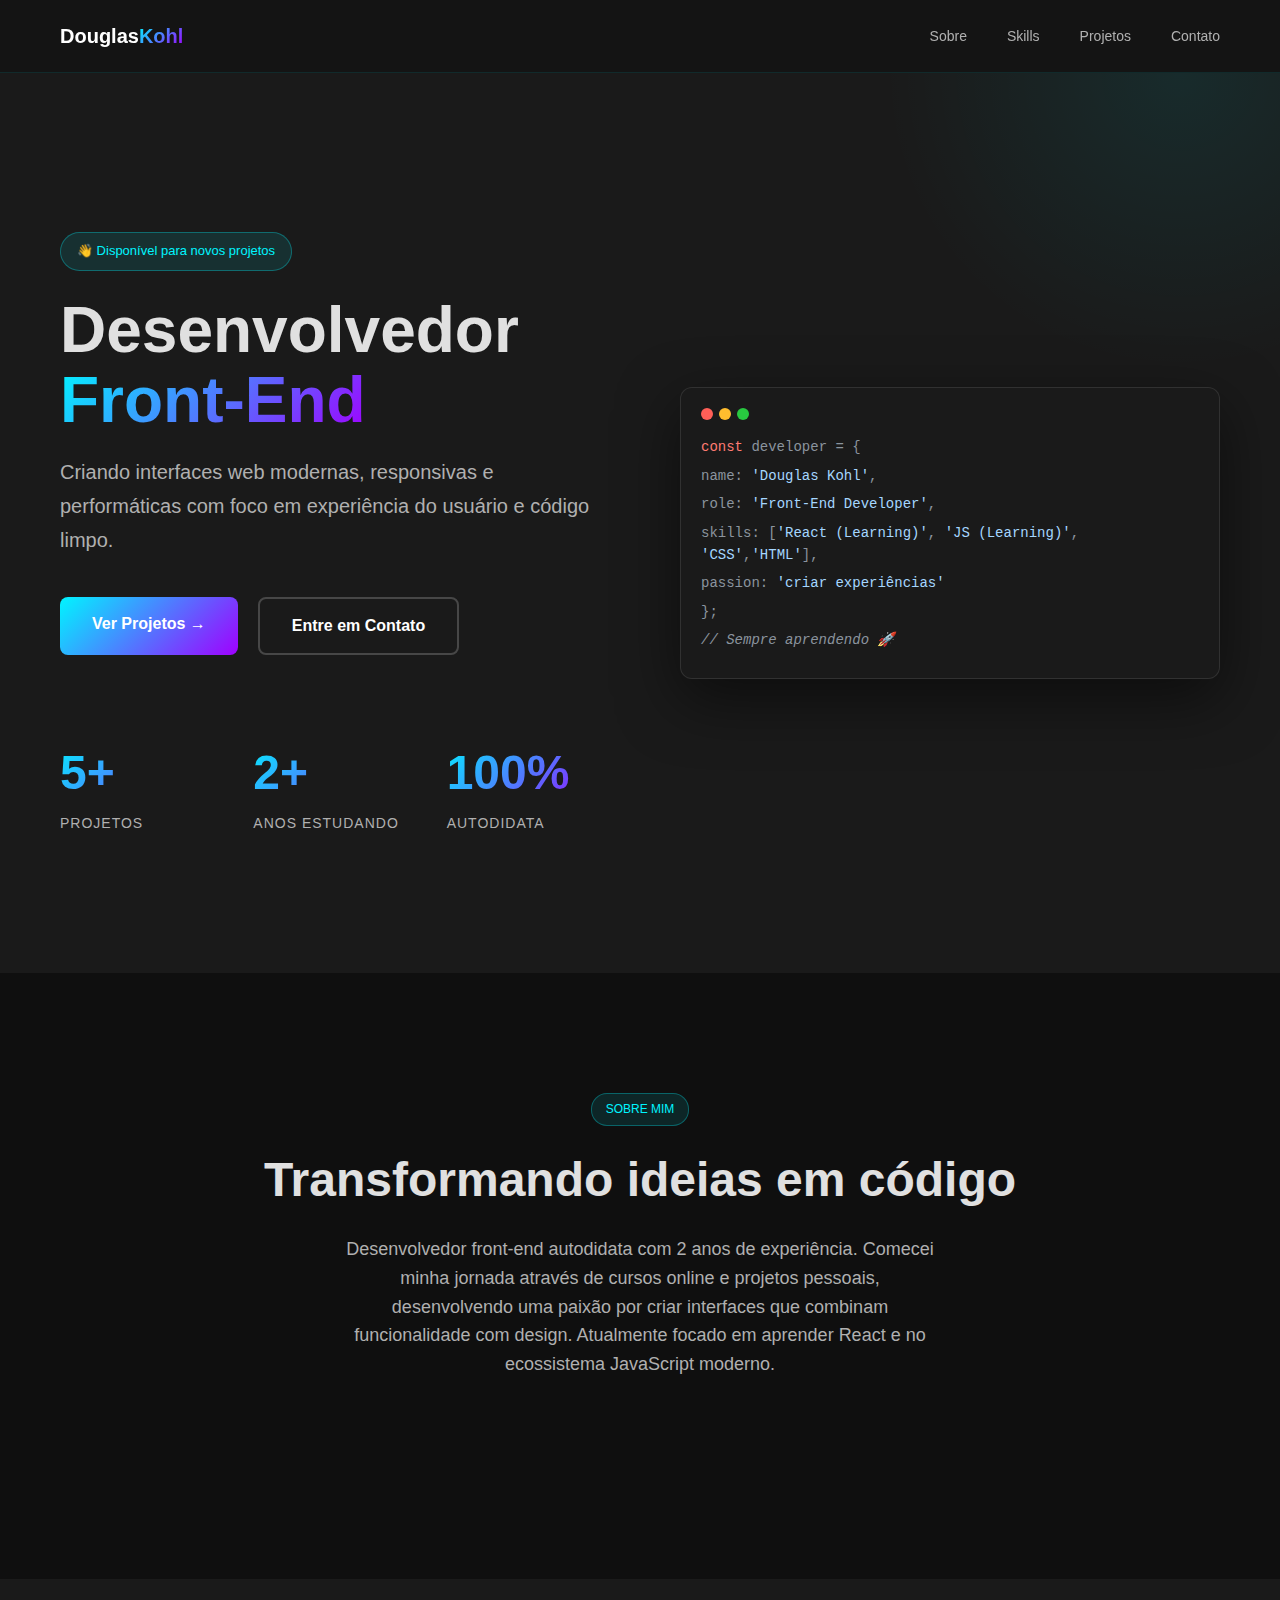
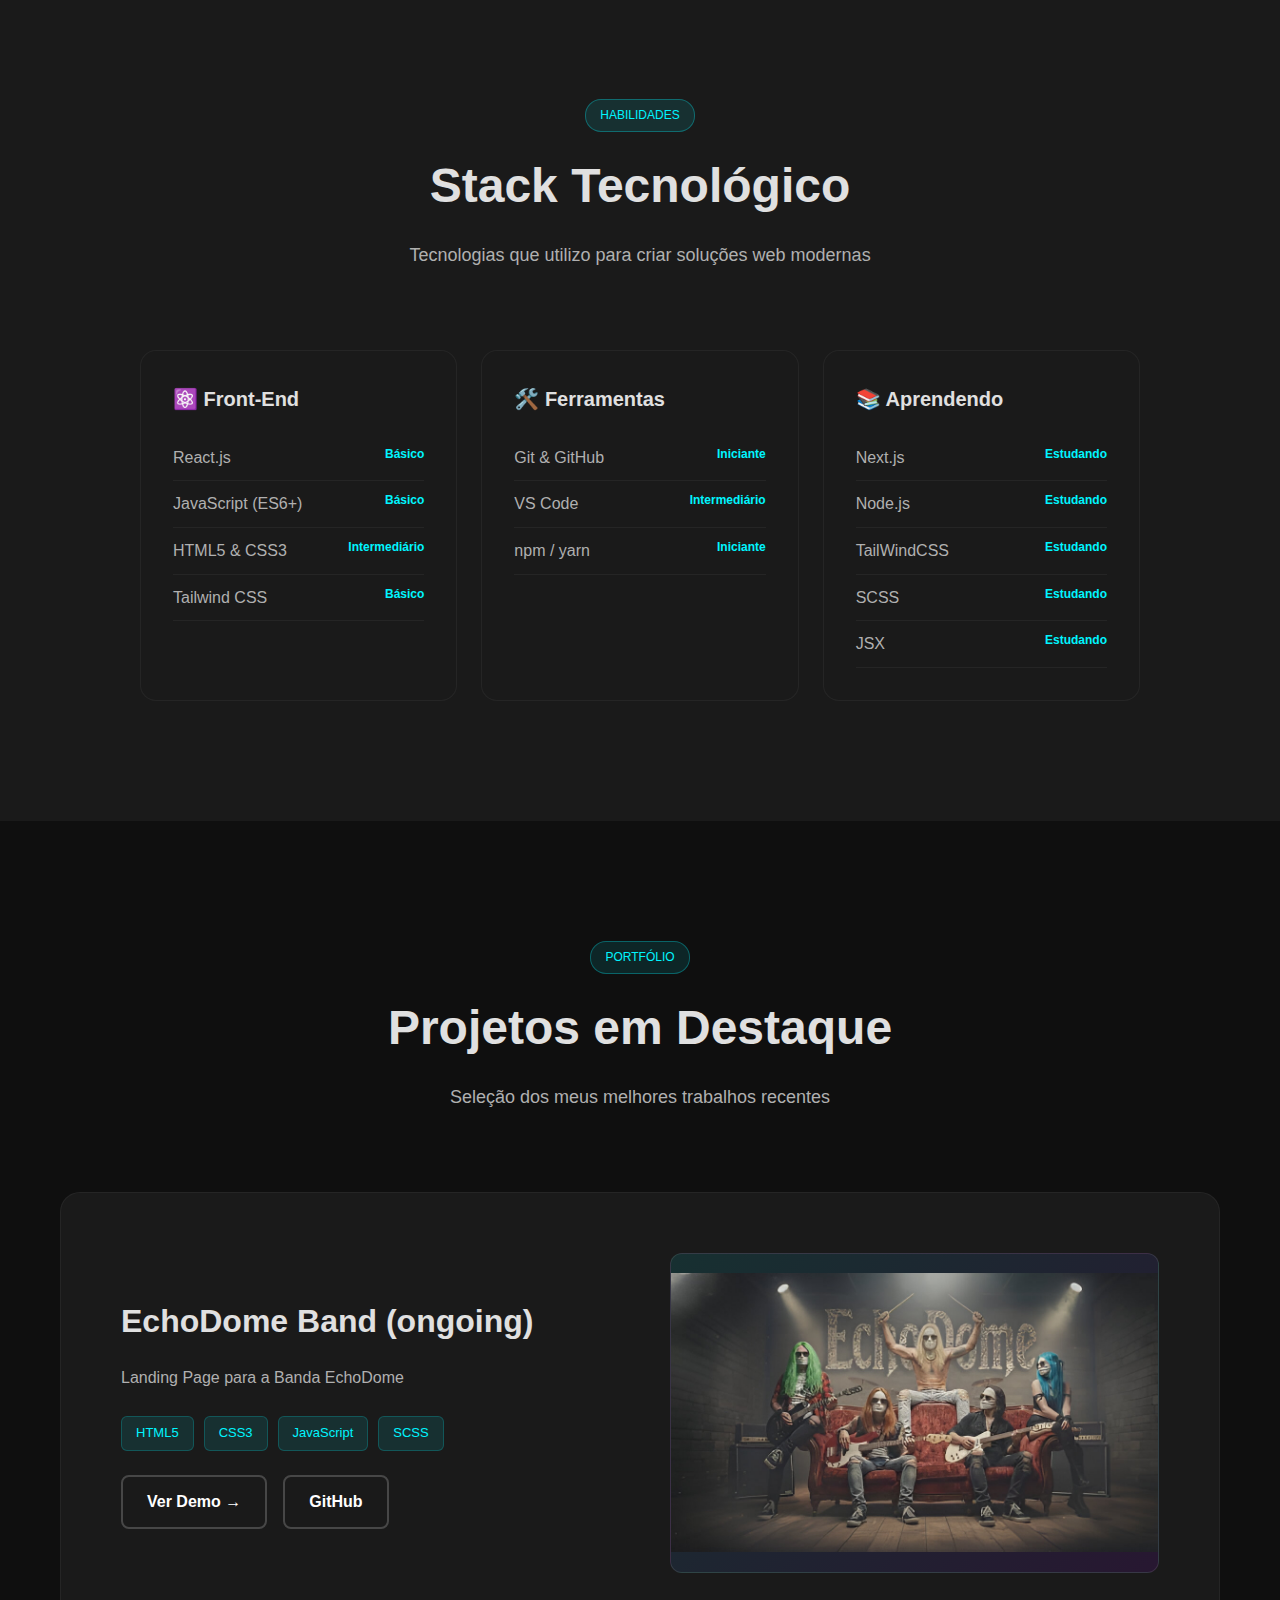
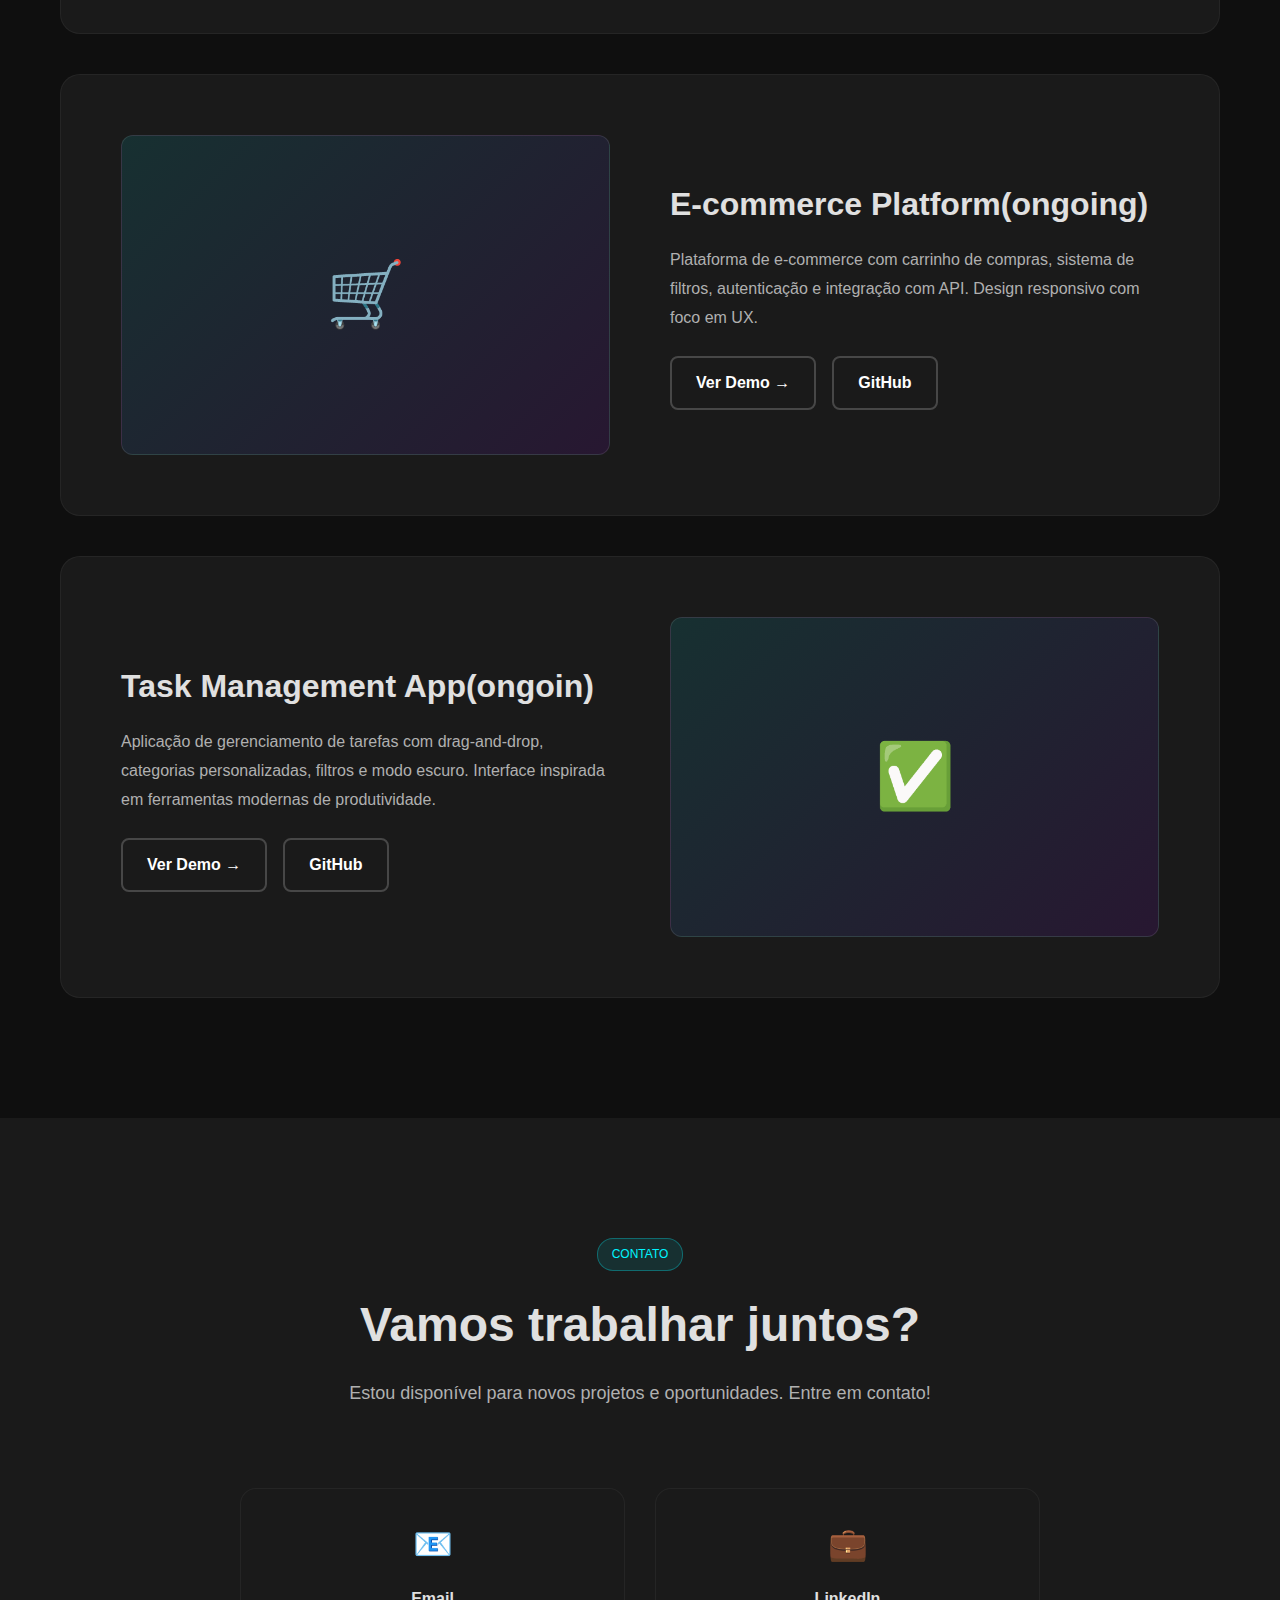
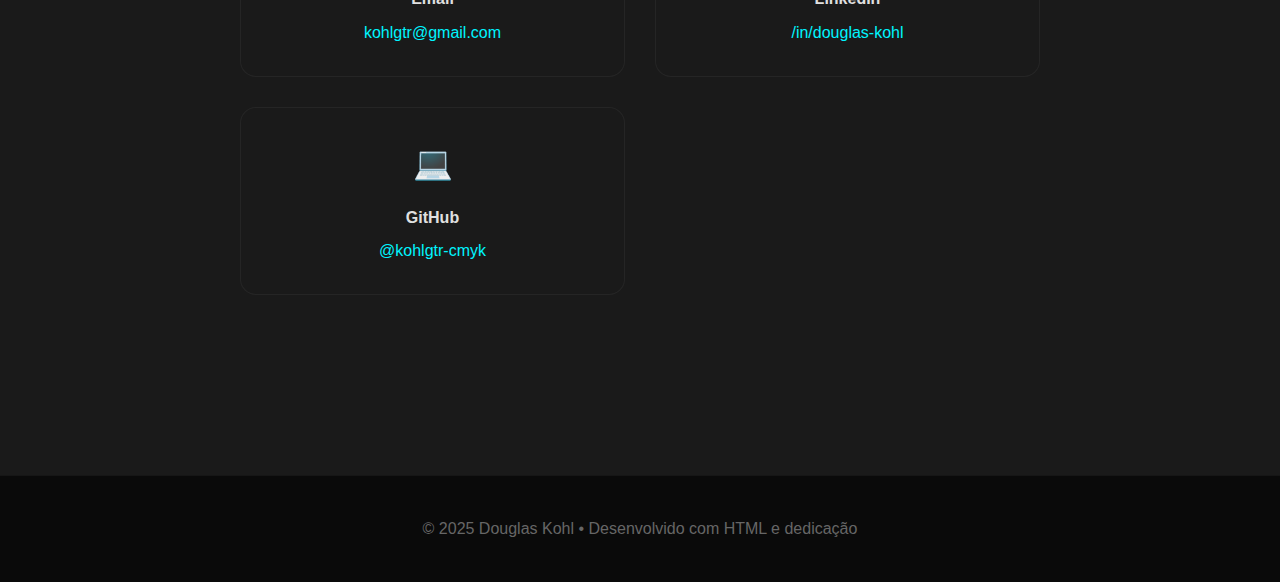
<file: portfolio-dev-frontend-2.html>
<!DOCTYPE html>
<html lang="pt-BR">
<head>
    <meta charset="UTF-8">
    <meta name="viewport" content="width=device-width, initial-scale=1.0">
    <title>Douglas Kohl | Front-End Developer</title>
    <link rel="stylesheet" href="style.css">
</head>
<body>
    <header>
        <nav class="container">
            <div class="logo">Douglas<span>Kohl</span></div>
            <ul class="nav-links">
                <li><a href="#sobre">Sobre</a></li>
                <li><a href="#skills">Skills</a></li>
                <li><a href="#projetos">Projetos</a></li>
                <li><a href="#contato">Contato</a></li>
            </ul>
        </nav>
    </header>

    <section class="hero">
        <div class="hero-grid container">
            <div class="hero-content">
                <span class="hero-label">👋 Disponível para novos projetos</span>
                <h1>Desenvolvedor <span class="gradient-text">Front-End</span></h1>
                <p class="description">Criando interfaces web modernas, responsivas e performáticas com foco em experiência do usuário e código limpo.</p>
                <div class="hero-buttons">
                    <a href="#projetos" class="btn-primary">Ver Projetos →</a>
                    <a href="#contato" class="btn-secondary">Entre em Contato</a>
                </div>
                
                <div class="stats">
                    <div class="stat-item">
                        <div class="stat-number">5+</div>
                        <div class="stat-label">Projetos</div>
                    </div>
                    <div class="stat-item">
                        <div class="stat-number">2+</div>
                        <div class="stat-label">Anos Estudando</div>
                    </div>
                    <div class="stat-item">
                        <div class="stat-number">100%</div>
                        <div class="stat-label">Autodidata</div>
                    </div>
                </div>
            </div>

            <div>
                <div class="code-window">
                    <div class="window-dots">
                        <span class="dot-r"></span>
                        <span class="dot-y"></span>
                        <span class="dot-g"></span>
                    </div>
                    <div class="code-line"><span class="keyword">const</span> developer = {</div>
                    <div class="code-line">  name: <span class="string">'Douglas Kohl'</span>,</div>
                    <div class="code-line">  role: <span class="string">'Front-End Developer'</span>,</div>
                    <div class="code-line">  skills: [<span class="string">'React (Learning)'</span>, <span class="string">'JS (Learning)'</span>, <span class="string">'CSS'</span>,<span class="string">'HTML'</span>],</div>
                    <div class="code-line">  passion: <span class="string">'criar experiências'</span></div>
                    <div class="code-line">};</div>
                    <div class="code-line"></div>
                    <div class="code-line"><span class="comment">// Sempre aprendendo 🚀</span></div>
                </div>
            </div>
        </div>
    </section>

    <section id="sobre">
        <div class="container">
            <div class="section-header">
                <span class="section-label">Sobre Mim</span>
                <h2>Transformando ideias em código</h2>
                <p class="section-description">
                    Desenvolvedor front-end autodidata com 2 anos de experiência. Comecei minha jornada através de cursos online e projetos pessoais, desenvolvendo uma paixão por criar interfaces que combinam funcionalidade com design. Atualmente focado em aprender React e no ecossistema JavaScript moderno.
                </p>
            </div>
        </div>
    </section>

    <section id="skills">
        <div class="container">
            <div class="section-header">
                <span class="section-label">Habilidades</span>
                <h2>Stack Tecnológico</h2>
                <p class="section-description">Tecnologias que utilizo para criar soluções web modernas</p>
            </div>

            <div class="skills-grid">
                <div class="skill-category">
                    <h3>⚛️ Front-End</h3>
                    <ul class="skill-list">
                        <li>React.js <span class="skill-level">Básico</span></li>
                        <li>JavaScript (ES6+) <span class="skill-level">Básico</span></li>
                        <li>HTML5 & CSS3 <span class="skill-level">Intermediário</span></li>
                        <li>Tailwind CSS <span class="skill-level">Básico</span></li>
                    </ul>
                </div>

                <div class="skill-category">
                    <h3>🛠️ Ferramentas</h3>
                    <ul class="skill-list">
                        <li>Git & GitHub <span class="skill-level">Iniciante</span></li>
                        <li>VS Code <span class="skill-level">Intermediário</span></li>
                        <li>npm / yarn <span class="skill-level">Iniciante</span></li>
                    </ul>
                </div>

                <div class="skill-category">
                    <h3>📚 Aprendendo</h3>
                    <ul class="skill-list">
                        <li>Next.js <span class="skill-level">Estudando</span></li>
                        <li>Node.js <span class="skill-level">Estudando</span></li>
                        <li>TailWindCSS <span class="skill-level">Estudando</span></li>
                        <li>SCSS <span class="skill-level">Estudando</span></li>
                        <li>JSX <span class="skill-level">Estudando</span></li>
                    </ul>
                </div>
            </div>
        </div>
    </section>

    <section id="projetos">
        <div class="container">
            <div class="section-header">
                <span class="section-label">Portfólio</span>
                <h2>Projetos em Destaque</h2>
                <p class="section-description">Seleção dos meus melhores trabalhos recentes</p>
            </div>

            <div class="projects-grid">
                <div class="project-card">
                    <div class="project-info">
                        <h3>EchoDome Band (ongoing)</h3>
                        <p class="project-description">
                            Landing Page para a Banda EchoDome
                        </p>
                        <div class="project-tech">
                            <span class="tech-tag">HTML5</span>
                            <span class="tech-tag">CSS3</span>
                            <span class="tech-tag">JavaScript</span>
                            <span class="tech-tag">SCSS</span>
                        </div>
                        <div class="project-links">
                            <a target="_blank" href="https://echodome.vercel.app" class="project-link" rel="noopener">Ver Demo →</a>
                            <a target="_blank" href="https://github.com/kohlgtr-cmyk/echodome" class="project-link" rel="noopener">GitHub</a>
                        </div>
                    </div>
                    <div class="project-image">
                        <img src="/img/full-band-logo.jpg" alt="EchoDome">
                    </div>
                </div>

                <div class="project-card">
                    <div class="project-image">🛒</div>
                    <div class="project-info">
                        <h3>E-commerce Platform(ongoing)</h3>
                        <p class="project-description">
                            Plataforma de e-commerce com carrinho de compras, sistema de filtros, autenticação e integração com API. Design responsivo com foco em UX.
                        </p>
<!--                        <div class="project-tech">
                            <span class="tech-tag">React</span>
                            <span class="tech-tag">Context API</span>
                            <span class="tech-tag">CSS Modules</span>
                            <span class="tech-tag">REST API</span> 
                        </div>-->
                        <div class="project-links">
                            <a href="#" class="project-link">Ver Demo →</a>
                            <a href="#" class="project-link">GitHub</a>
                        </div>
                    </div>
                </div>

                <div class="project-card">
                    <div class="project-info">
                        <h3>Task Management App(ongoin)</h3>
                        <p class="project-description">
                            Aplicação de gerenciamento de tarefas com drag-and-drop, categorias personalizadas, filtros e modo escuro. Interface inspirada em ferramentas modernas de produtividade.
                        </p>
                    <!--      <div class="project-tech">
                            <span class="tech-tag">React</span>
                            <span class="tech-tag">JavaScript</span>
                            <span class="tech-tag">DnD Kit</span>
                            <span class="tech-tag">CSS3</span>
                        </div> -->
                        <div class="project-links">
                            <a href="#" class="project-link">Ver Demo →</a>
                            <a href="#" class="project-link">GitHub</a>
                        </div>
                    </div>
                    <div class="project-image">✅</div>
                </div>
            </div>
        </div>
    </section>

    <section id="contato">
        <div class="container">
            <div class="section-header">
                <span class="section-label">Contato</span>
                <h2>Vamos trabalhar juntos?</h2>
                <p class="section-description">
                    Estou disponível para novos projetos e oportunidades. Entre em contato!
                </p>
            </div>

            <div class="contact-content">
                <div class="contact-grid">
                    <div class="contact-item">
                        <div class="contact-icon">📧</div>
                        <h4>Email</h4>
                        <a href="mailto:kohlgtr@gmail.com">kohlgtr@gmail.com</a>
                    </div>
                    <div class="contact-item">
                        <div class="contact-icon">💼</div>
                        <h4>LinkedIn</h4>
                        <a href="https://www.linkedin.com/in/douglas-kohl-9058a73a5/">/in/douglas-kohl</a>
                    </div>
                    <div class="contact-item">
                        <div class="contact-icon">💻</div>
                        <h4>GitHub</h4>
                        <a href="https://github.com/kohlgtr-cmyk">@kohlgtr-cmyk</a>
                    </div>
                </div>
            </div>
        </div>
    </section>

    <footer>
        <p>© 2025 Douglas Kohl • Desenvolvido com HTML e dedicação</p>
    </footer>

    <script src="script.js">
        
    </script>
</body>
</html>
</file>
<file: style.css>
* {
            margin: 0;
            padding: 0;
            box-sizing: border-box;
        }

        body {
            font-family: -apple-system, BlinkMacSystemFont, 'Segoe UI', Roboto, sans-serif;
            background: #0f0f0f;
            color: #e0e0e0;
            line-height: 1.6;
        }

        .container {
            max-width: 1200px;
            margin: 0 auto;
            padding: 0 20px;
        }

        header {
            background: rgba(20, 20, 20, 0.98);
            -webkit-backdrop-filter: blur(10px);
            backdrop-filter: blur(10px);
            padding: 20px 0;
            position: sticky;
            top: 0;
            z-index: 100;
            border-bottom: 1px solid rgba(0, 245, 255, 0.1);
        }

        nav {
            display: flex;
            justify-content: space-between;
            align-items: center;
        }

        .logo {
            font-size: 20px;
            font-weight: 600;
            color: #fff;
        }

        .logo span {
            background: linear-gradient(135deg, #00f5ff 0%, #a000ff 100%);
            -webkit-background-clip: text;
            background-clip: text;
            -webkit-text-fill-color: transparent;
        }

        .nav-links {
            display: flex;
            gap: 40px;
            list-style: none;
        }

        .nav-links a {
            text-decoration: none;
            color: #b0b0b0;
            font-weight: 500;
            font-size: 14px;
            transition: color 0.3s;
            position: relative;
        }

        .nav-links a::after {
            content: '';
            position: absolute;
            bottom: -5px;
            left: 0;
            width: 0;
            height: 2px;
            background: linear-gradient(135deg, #00f5ff 0%, #a000ff 100%);
            transition: width 0.3s;
        }

        .nav-links a:hover {
            color: #00f5ff;
        }

        .nav-links a:hover::after {
            width: 100%;
        }

        .hero {
            min-height: 100vh;
            display: flex;
            align-items: center;
            padding: 100px 20px 80px;
            position: relative;
        }

        .hero::before {
            content: '';
            position: absolute;
            width: 600px;
            height: 600px;
            background: radial-gradient(circle, rgba(0, 245, 255, 0.08) 0%, transparent 70%);
            top: -300px;
            right: -200px;
            animation: pulse 8s ease-in-out infinite;
        }

        @keyframes pulse {
            0%, 100% { transform: scale(1); opacity: 0.5; }
            50% { transform: scale(1.3); opacity: 0.8; }
        }

        .hero-grid {
            display: grid;
            grid-template-columns: 1fr 1fr;
            gap: 80px;
            align-items: center;
            position: relative;
            z-index: 1;
        }

        .hero-label {
            display: inline-block;
            padding: 8px 16px;
            background: rgba(0, 245, 255, 0.1);
            border: 1px solid rgba(0, 245, 255, 0.3);
            border-radius: 20px;
            font-size: 13px;
            color: #00f5ff;
            margin-bottom: 24px;
            font-weight: 500;
        }

        .hero-content h1 {
            font-size: 64px;
            font-weight: 700;
            margin-bottom: 20px;
            line-height: 1.1;
        }

        .gradient-text {
            background: linear-gradient(135deg, #00f5ff 0%, #a000ff 100%);
            -webkit-background-clip: text;
            background-clip: text;
            -webkit-text-fill-color: transparent;
        }

        .description {
            font-size: 20px;
            color: #b0b0b0;
            margin-bottom: 40px;
            line-height: 1.7;
        }

        .hero-buttons {
            display: flex;
            gap: 20px;
        }

        .btn-primary {
            padding: 14px 32px;
            background: linear-gradient(135deg, #00f5ff 0%, #a000ff 100%);
            color: white;
            text-decoration: none;
            border-radius: 8px;
            font-weight: 600;
            transition: transform 0.3s, box-shadow 0.3s;
        }

        .btn-primary:hover {
            transform: translateY(-2px);
            box-shadow: 0 10px 40px rgba(0, 245, 255, 0.3);
        }

        .btn-secondary {
            padding: 14px 32px;
            background: transparent;
            border: 2px solid rgba(255, 255, 255, 0.2);
            color: white;
            text-decoration: none;
            border-radius: 8px;
            font-weight: 600;
            transition: all 0.3s;
        }

        .btn-secondary:hover {
            border-color: #00f5ff;
            background: rgba(0, 245, 255, 0.1);
        }

        .stats {
            display: grid;
            grid-template-columns: repeat(3, 1fr);
            gap: 40px;
            margin-top: 80px;
        }

        .stat-number {
            font-size: 48px;
            font-weight: 700;
            background: linear-gradient(135deg, #00f5ff 0%, #a000ff 100%);
            -webkit-background-clip: text;
            background-clip: text;
            -webkit-text-fill-color: transparent;
        }

        .stat-label {
            color: #b0b0b0;
            font-size: 14px;
            text-transform: uppercase;
            letter-spacing: 1px;
        }

        .code-window {
            background: #1a1a1a;
            border: 1px solid rgba(255, 255, 255, 0.1);
            border-radius: 12px;
            padding: 20px;
            box-shadow: 0 20px 60px rgba(0, 0, 0, 0.5);
            font-family: 'Courier New', monospace;
            font-size: 14px;
            animation: float 6s ease-in-out infinite;
        }

        @keyframes float {
            0%, 100% { transform: translateY(0px); }
            50% { transform: translateY(-20px); }
        }

        .window-dots {
            display: flex;
            gap: 6px;
            margin-bottom: 16px;
        }

        .dot-r {
            width: 12px;
            height: 12px;
            border-radius: 50%;
            background:#FF5F57;
        }
        .dot-y {
            width: 12px;
            height: 12px;
            border-radius: 50%;
            background: #FFBD2E;
        }
        .dot-g {
            width: 12px;
            height: 12px;
            border-radius: 50%;
            background: #28C840;
        }

        .code-line {
            margin: 6px 0;
            color: #8b949e;
        }

        .keyword { color: #ff7b72; }
        .string { color: #a5d6ff; }
        .comment { color: #8b949e; font-style: italic; }

        section {
            padding: 120px 20px;
            background: #0f0f0f;
        }

        section:nth-child(even) {
            background: #1a1a1a;
        }

        .section-header {
            text-align: center;
            margin-bottom: 80px;
        }

        .section-label {
            display: inline-block;
            padding: 6px 14px;
            background: rgba(0, 245, 255, 0.1);
            border: 1px solid rgba(0, 245, 255, 0.3);
            border-radius: 16px;
            font-size: 12px;
            color: #00f5ff;
            margin-bottom: 16px;
            text-transform: uppercase;
        }

        h2 {
            font-size: 48px;
            font-weight: 700;
            margin-bottom: 16px;
        }

        .section-description {
            font-size: 18px;
            color: #b0b0b0;
            max-width: 600px;
            margin: 0 auto;
        }

        .skills-grid {
            display: grid;
            grid-template-columns: repeat(auto-fit, minmax(280px, 1fr));
            gap: 24px;
            max-width: 1000px;
            margin: 0 auto;
        }

        .skill-category {
            background: #1a1a1a;
            padding: 32px;
            border-radius: 16px;
            border: 1px solid rgba(255, 255, 255, 0.05);
            transition: all 0.3s;
        }

        .skill-category:hover {
            border-color: rgba(0, 245, 255, 0.3);
            transform: translateY(-4px);
        }

        .skill-category h3 {
            font-size: 20px;
            margin-bottom: 20px;
            display: flex;
            align-items: center;
            gap: 12px;
        }

        .skill-list {
            list-style: none;
        }

        .skill-list li {
            padding: 10px 0;
            color: #b0b0b0;
            border-bottom: 1px solid rgba(255, 255, 255, 0.05);
            display: flex;
            justify-content: space-between;
        }

        .skill-level {
            font-size: 12px;
            color: #00f5ff;
            font-weight: 600;
        }

        .projects-grid {
            display: grid;
            gap: 40px;
        }

        .project-card {
            display: grid;
            grid-template-columns: 1fr 1fr;
            gap: 60px;
            align-items: center;
            background: #1a1a1a;
            border-radius: 20px;
            padding: 60px;
            border: 1px solid rgba(255, 255, 255, 0.05);
            transition: all 0.4s;
        }

        .project-card:hover {
            border-color: rgba(0, 245, 255, 0.2);
            transform: translateY(-8px);
        }

        .project-info h3 {
            font-size: 32px;
            margin-bottom: 16px;
        }

        .project-description {
            color: #b0b0b0;
            line-height: 1.8;
            margin-bottom: 24px;
        }

        .project-tech {
            display: flex;
            flex-wrap: wrap;
            gap: 10px;
            margin-bottom: 24px;
        }

        .tech-tag {
            padding: 6px 14px;
            background: rgba(0, 245, 255, 0.1);
            border: 1px solid rgba(0, 245, 255, 0.2);
            border-radius: 6px;
            font-size: 13px;
            color: #00f5ff;
        }

        .project-links {
            display: flex;
            gap: 16px;
        }

        .project-link {
            padding: 12px 24px;
            background: transparent;
            border: 2px solid rgba(255, 255, 255, 0.2);
            color: white;
            text-decoration: none;
            border-radius: 8px;
            font-weight: 600;
            transition: all 0.3s;
        }

        .project-link:hover {
            border-color: #00f5ff;
            background: rgba(0, 245, 255, 0.1);
        }

        .project-image {
            width: 100%;
            height: 320px;
            background: linear-gradient(135deg, rgba(0, 245, 255, 0.1) 0%, rgba(160, 0, 255, 0.1) 100%);
            border-radius: 12px;
            border: 1px solid rgba(255, 255, 255, 0.1);
            display: flex;
            align-items: center;
            justify-content: center;
            font-size: 64px;
            img {
                width: 100%;
                position: fill;
            }
        }
        .img-menor {
            width: 100%;
            img {
                width: 75%;
            }
        }
        .contact-content {
            max-width: 800px;
            margin: 0 auto;
            text-align: center;
        }

        .contact-grid {
            display: grid;
            grid-template-columns: repeat(auto-fit, minmax(250px, 1fr));
            gap: 30px;
            margin: 60px 0;
        }

        .contact-item {
            padding: 30px;
            background: #1a1a1a;
            border-radius: 16px;
            border: 1px solid rgba(255, 255, 255, 0.05);
            transition: all 0.3s;
        }

        .contact-item:hover {
            border-color: rgba(0, 245, 255, 0.3);
            transform: translateY(-4px);
        }

        .contact-icon {
            font-size: 32px;
            margin-bottom: 16px;
        }

        .contact-item h4 {
            margin-bottom: 8px;
        }

        .contact-item a {
            color: #00f5ff;
            text-decoration: none;
        }

        footer {
            background: #0a0a0a;
            color: #666;
            text-align: center;
            padding: 40px 20px;
            border-top: 1px solid rgba(255, 255, 255, 0.05);
        }

        @media (max-width: 968px) {
            .hero-grid, .project-card {
                grid-template-columns: 1fr;
            }

            .hero-content h1 {
                font-size: 48px;
            }

            h2 {
                font-size: 36px;
            }
        }
</file>
